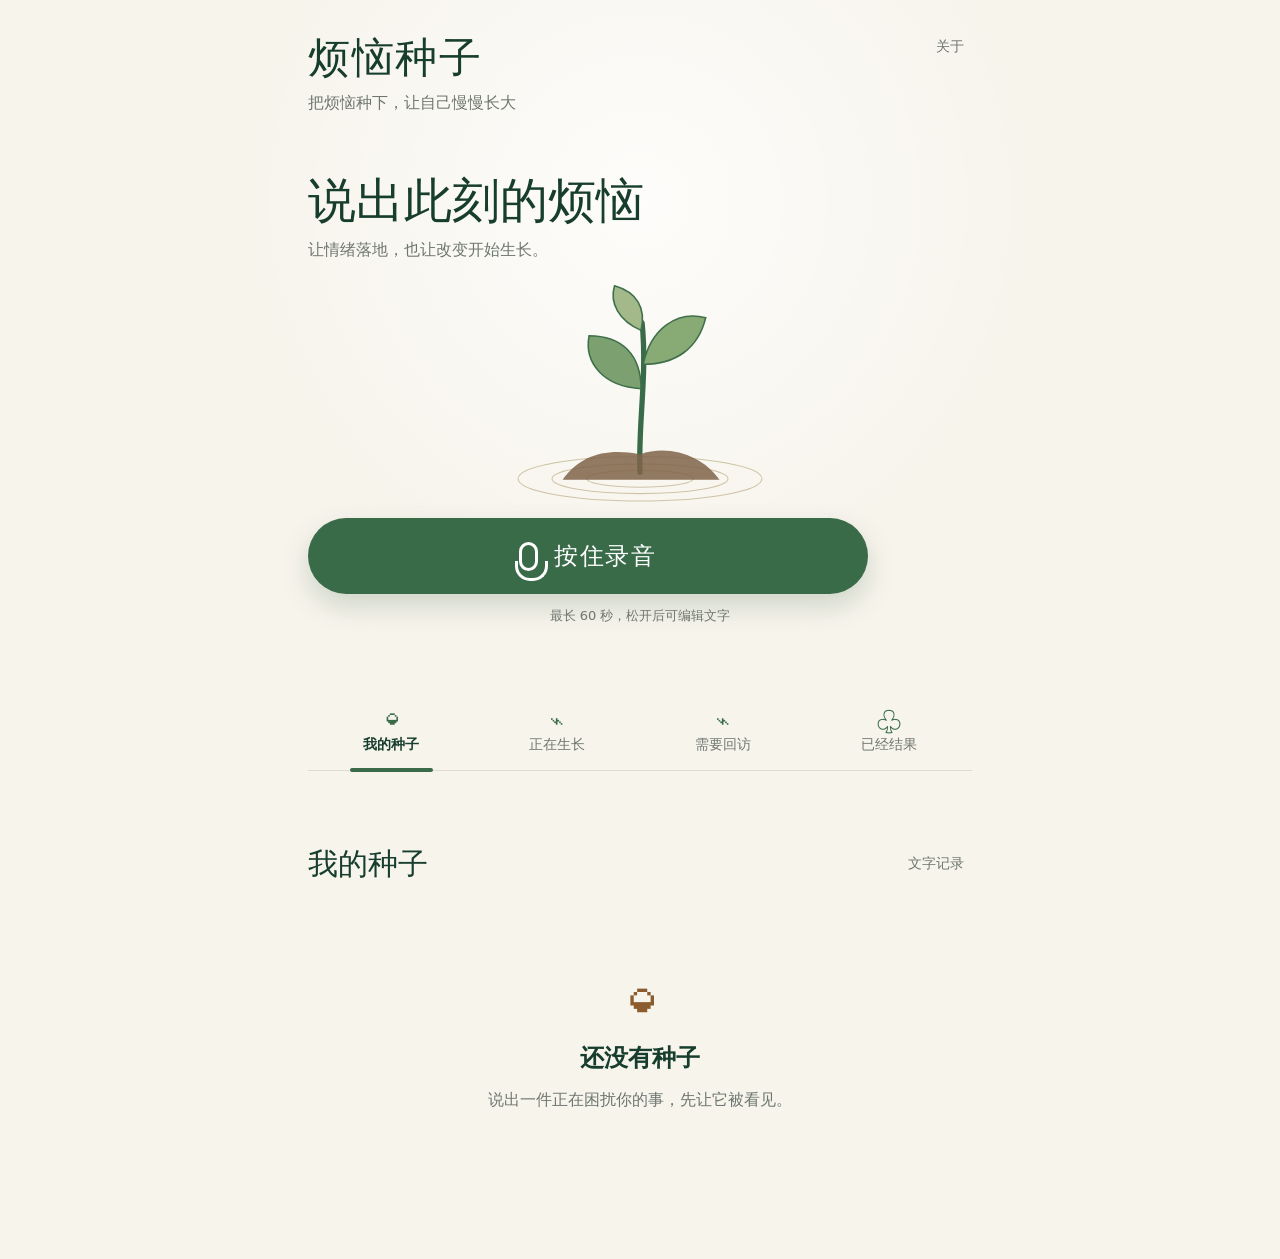
<file: index.html>
<!doctype html>
<html lang="zh-CN">
<head>
  <meta charset="utf-8">
  <meta name="viewport" content="width=device-width,initial-scale=1,viewport-fit=cover">
  <meta name="theme-color" content="#f7f4ec">
  <title>烦恼种子</title>
  <link rel="stylesheet" href="styles.css">
</head>
<body>
  <main class="app-shell">
    <header class="topbar">
      <div><h1>烦恼种子</h1><p>把烦恼种下，让自己慢慢长大</p></div>
      <a class="about-link" href="site/">关于</a>
    </header>

    <section class="hero" aria-labelledby="hero-title">
      <div class="hero-copy"><h2 id="hero-title">说出此刻的烦恼</h2><p>让情绪落地，也让改变开始生长。</p></div>
      <div class="plant-stage" aria-hidden="true">
        <svg viewBox="0 0 320 250" role="img">
          <g class="rings"><ellipse cx="160" cy="213" rx="115" ry="21"/><ellipse cx="160" cy="213" rx="83" ry="14"/><ellipse cx="160" cy="213" rx="50" ry="8"/></g>
          <path class="stem" d="M160 207 C158 162 167 116 162 66"/>
          <path class="leaf" d="M161 128 C126 126 107 104 112 78 C143 78 161 96 161 128Z"/>
          <path class="leaf leaf-right" d="M163 105 C170 72 194 54 222 61 C215 90 194 105 163 105Z"/>
          <path class="leaf leaf-small" d="M161 73 C140 64 131 47 136 31 C157 37 166 52 161 73Z"/>
          <path class="soil" d="M87 214 C104 190 129 184 160 190 C188 180 220 192 235 214Z"/>
        </svg>
      </div>
      <button id="recordButton" class="record-button" type="button"><span class="mic" aria-hidden="true"></span><span id="recordLabel">按住录音</span></button>
      <p id="recordHint" class="record-hint">最长 60 秒，松开后可编辑文字</p>
    </section>

    <nav class="status-nav" aria-label="种子状态">
      <button class="status-tab active" data-filter="all"><span class="seed-icon">◒</span>我的种子</button>
      <button class="status-tab" data-filter="growing"><span class="sprout-icon">⌁</span>正在生长</button>
      <button class="status-tab" data-filter="review"><span class="sprout-icon">⌁</span>需要回访</button>
      <button class="status-tab" data-filter="fruited"><span class="tree-icon">♧</span>已经结果</button>
    </nav>

    <section class="seed-section" aria-labelledby="seed-list-title">
      <div class="section-heading"><h2 id="seed-list-title">我的种子</h2><button id="newTextSeed" class="text-button">文字记录</button></div>
      <div id="seedList" class="seed-list"></div>
      <div id="emptyState" class="empty-state" hidden><div class="empty-seed">◒</div><h3>还没有种子</h3><p>说出一件正在困扰你的事，先让它被看见。</p></div>
    </section>
  </main>

  <dialog id="editorDialog" class="sheet">
    <form id="seedForm" method="dialog">
      <div class="sheet-head"><div><p class="step-label">种下一颗种子</p><h2>整理这份烦恼</h2></div><button id="closeEditor" class="close-button" type="button" aria-label="关闭">×</button></div>
      <label>给它一个名字<input id="seedTitle" maxlength="36" placeholder="例如：关于工作的不确定"></label>
      <label>此刻发生了什么<textarea id="seedContent" maxlength="1000" rows="5" placeholder="录音转写或补充你的想法"></textarea></label>
      <div id="audioPreview" class="audio-preview" hidden><audio id="recordedAudio" controls></audio><span id="audioDuration"></span></div>
      <fieldset><legend>烦恼程度</legend><div class="choice-row"><label><input type="radio" name="intensity" value="1">轻微</label><label><input type="radio" name="intensity" value="2" checked>持续</label><label><input type="radio" name="intensity" value="3">强烈</label></div></fieldset>
      <label>标签<select id="seedTag"><option>工作</option><option>感情</option><option>家庭</option><option>学习</option><option>人际关系</option><option>健康</option><option>其他</option></select></label>
      <label>下次回访<select id="reviewDays"><option value="1">1 天后</option><option value="7" selected>7 天后</option><option value="30">30 天后</option><option value="90">90 天后</option><option value="365">1 年后</option></select></label>
      <button class="primary-button" value="default">种下这颗种子</button>
    </form>
  </dialog>

  <dialog id="detailDialog" class="sheet">
    <div class="sheet-head"><div><p id="detailStage" class="step-label"></p><h2 id="detailTitle"></h2></div><button class="close-button" aria-label="关闭" data-close-detail>×</button></div>
    <p id="detailContent" class="detail-content"></p><div id="growthTimeline" class="timeline"></div>
    <form id="progressForm"><label>这段时间有什么变化<textarea id="progressText" rows="4" maxlength="1000" placeholder="记录行动、变化、总结，无法解决也可以继续生长"></textarea></label><div class="detail-actions"><button type="submit" class="secondary-button">继续生长</button><button type="button" id="resolveButton" class="primary-button">已经解决，结出果实</button></div></form>
  </dialog>
  <div id="toast" class="toast" role="status" aria-live="polite"></div>
  <script src="app.js"></script>
</body>
</html>
</file>
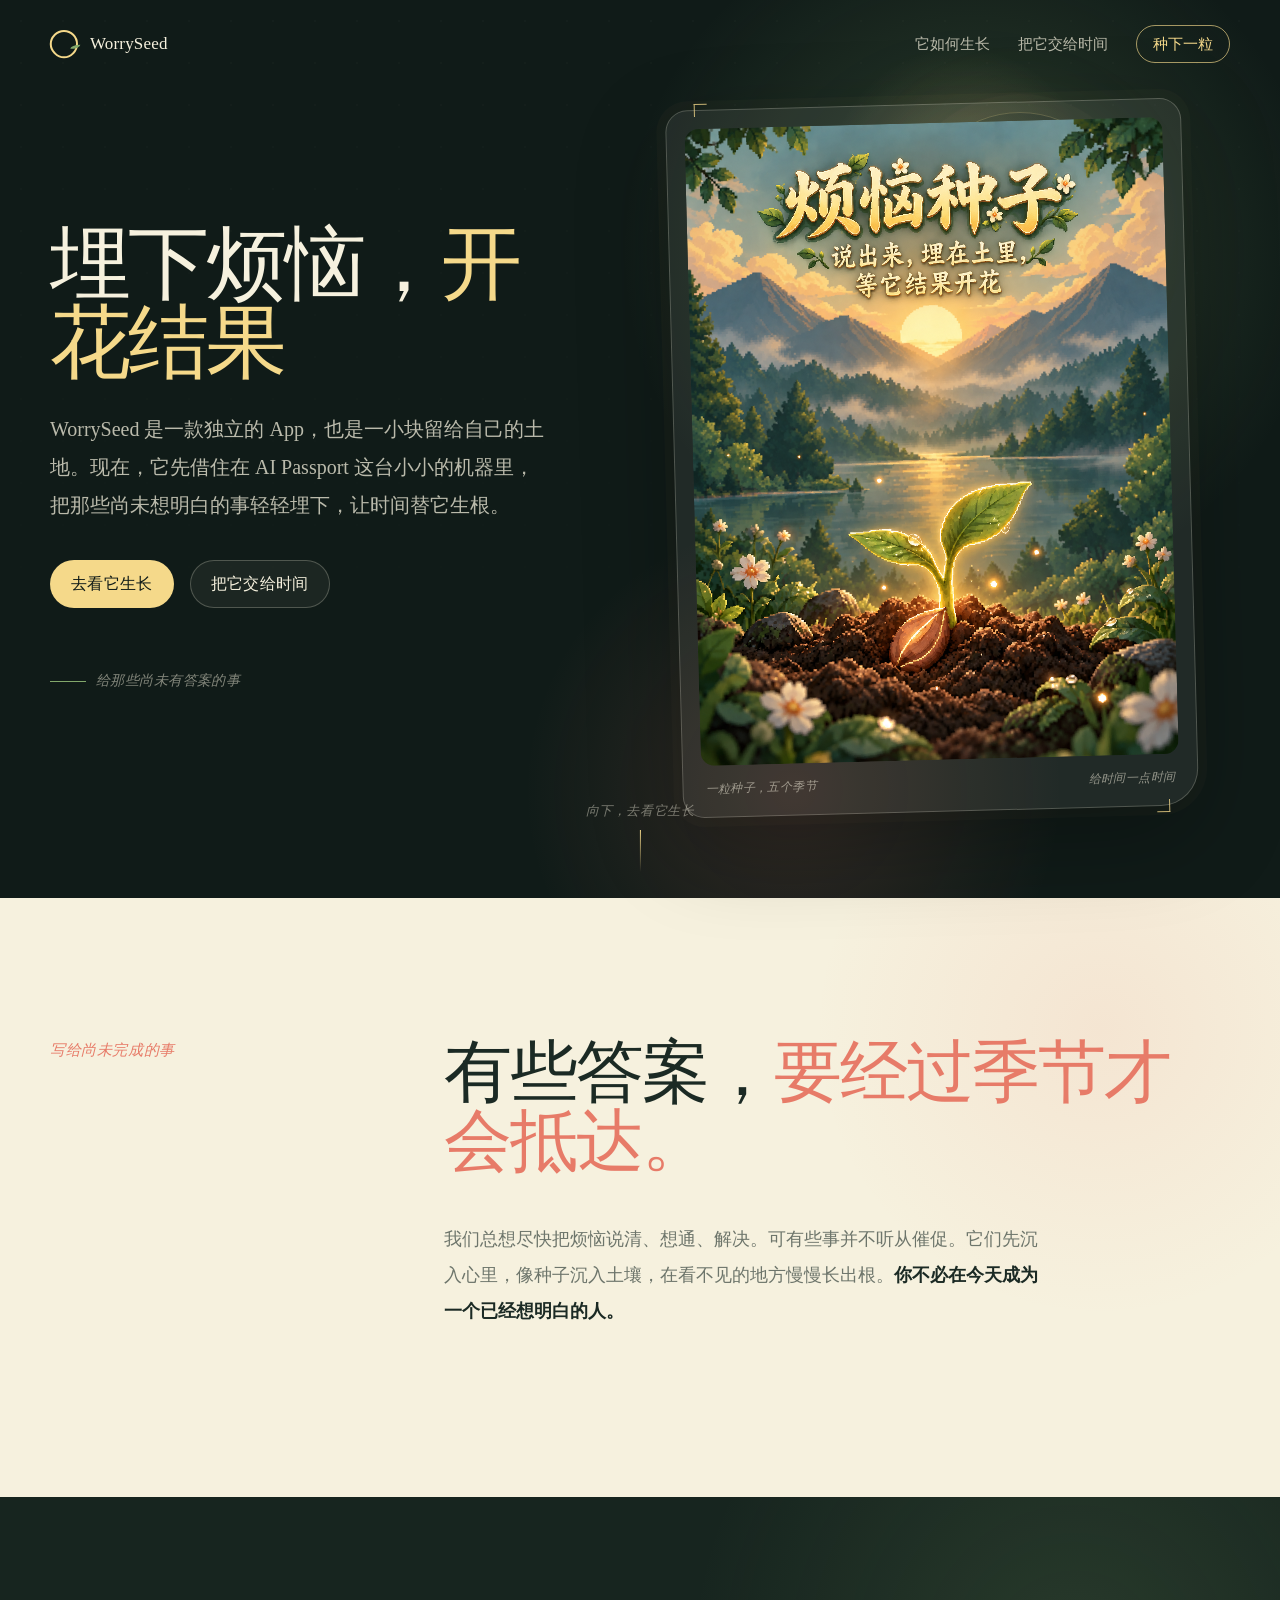
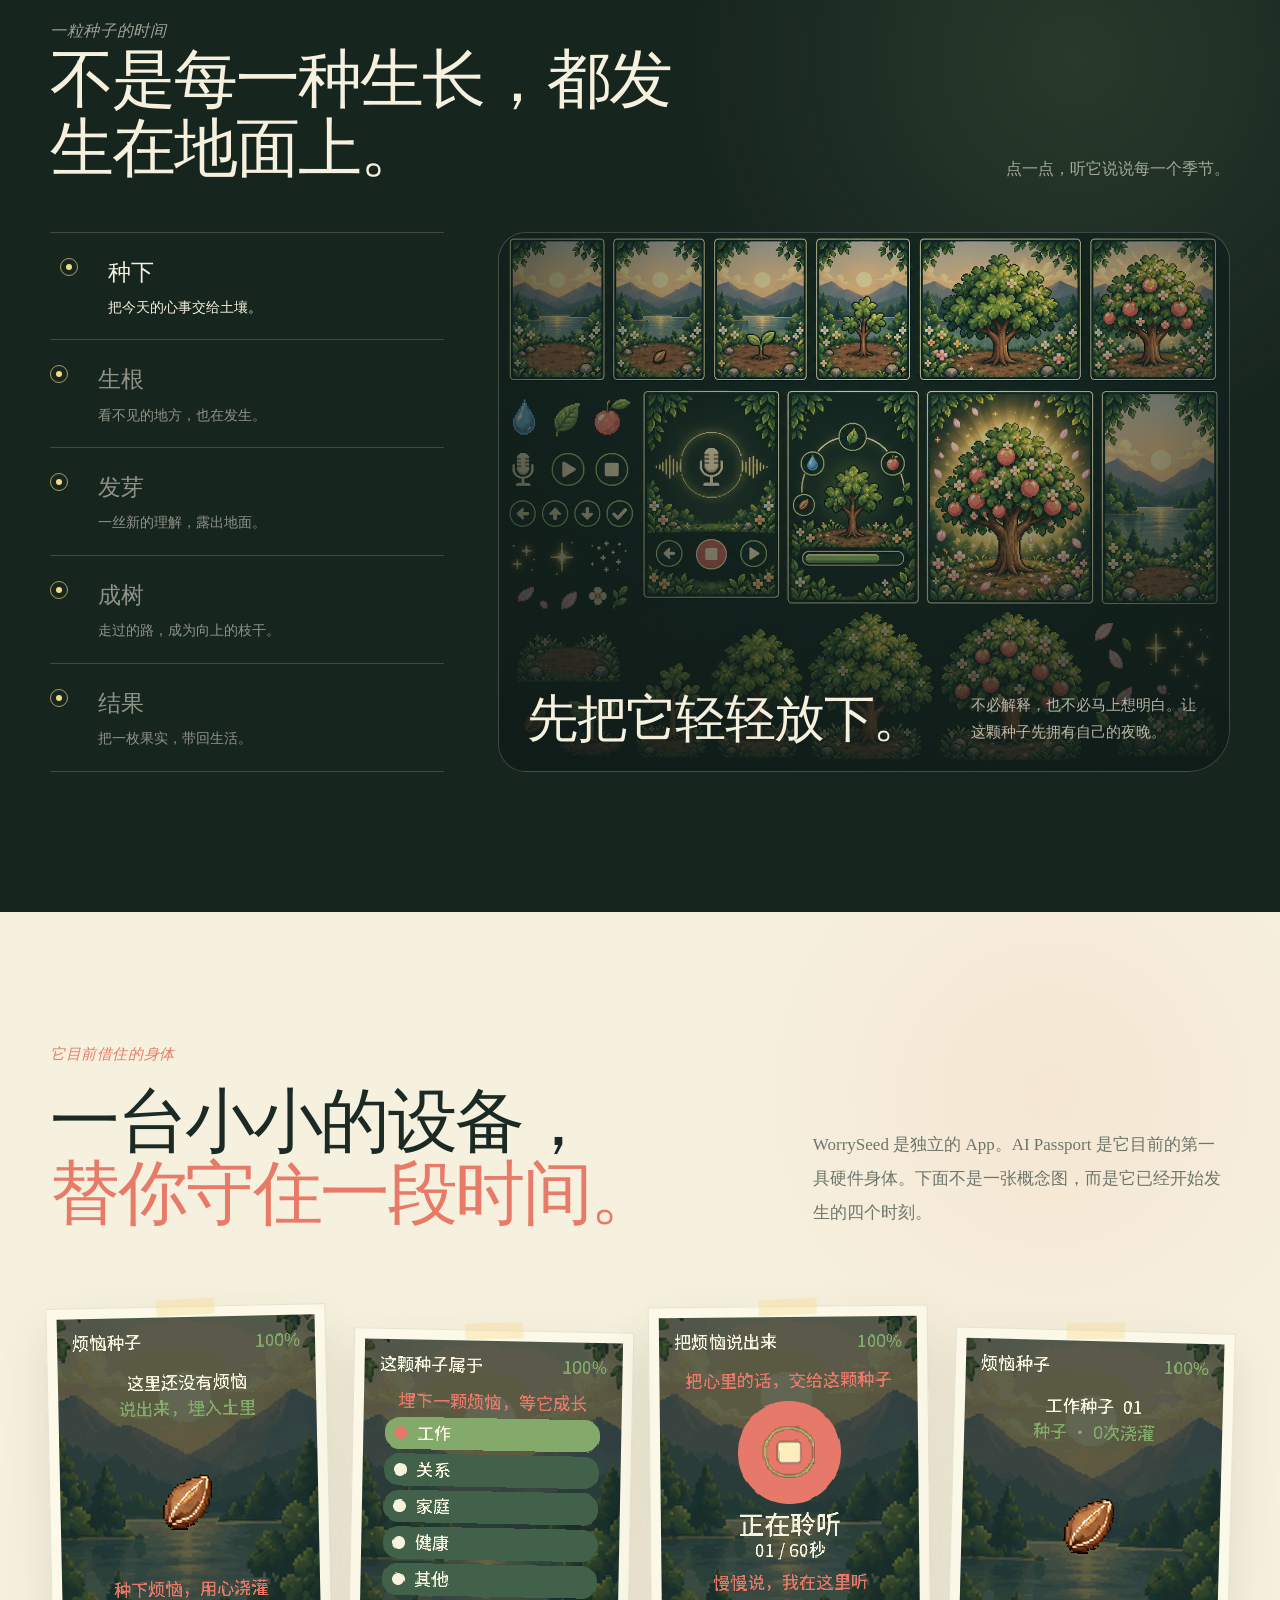
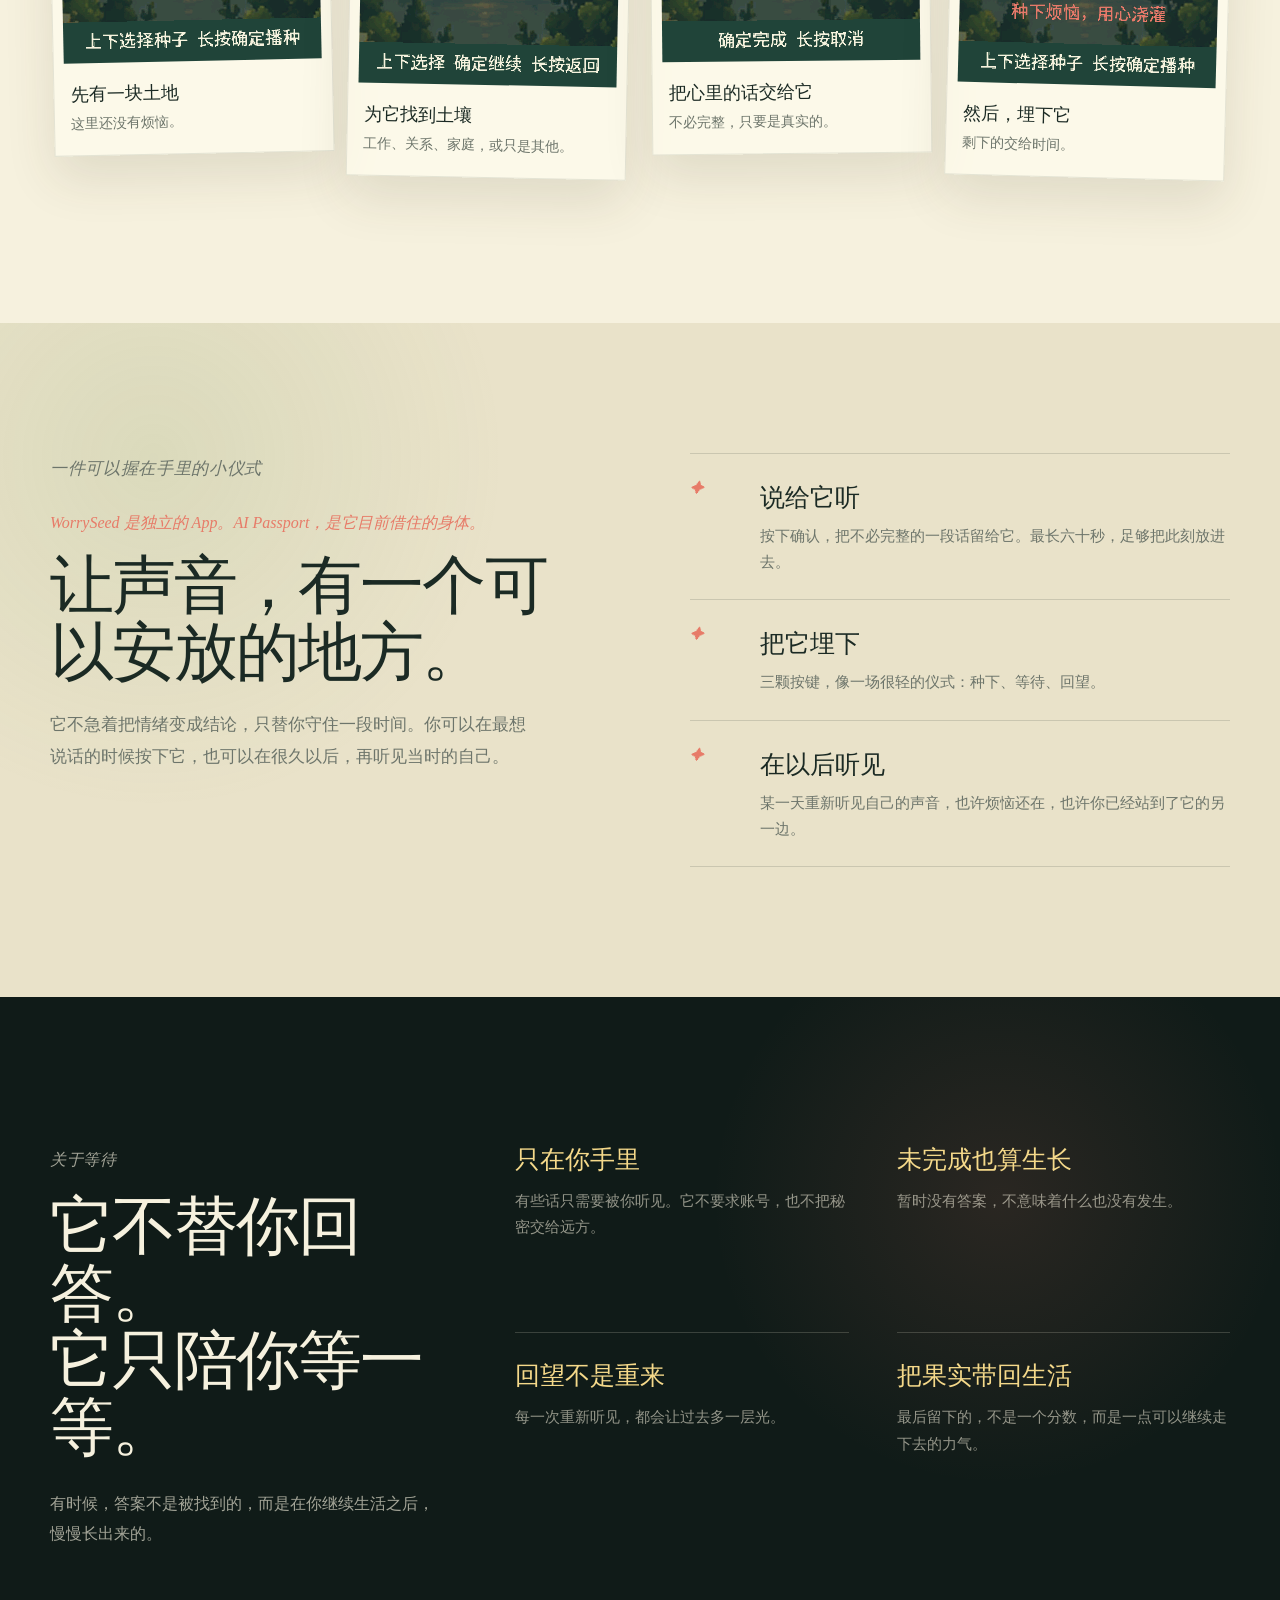
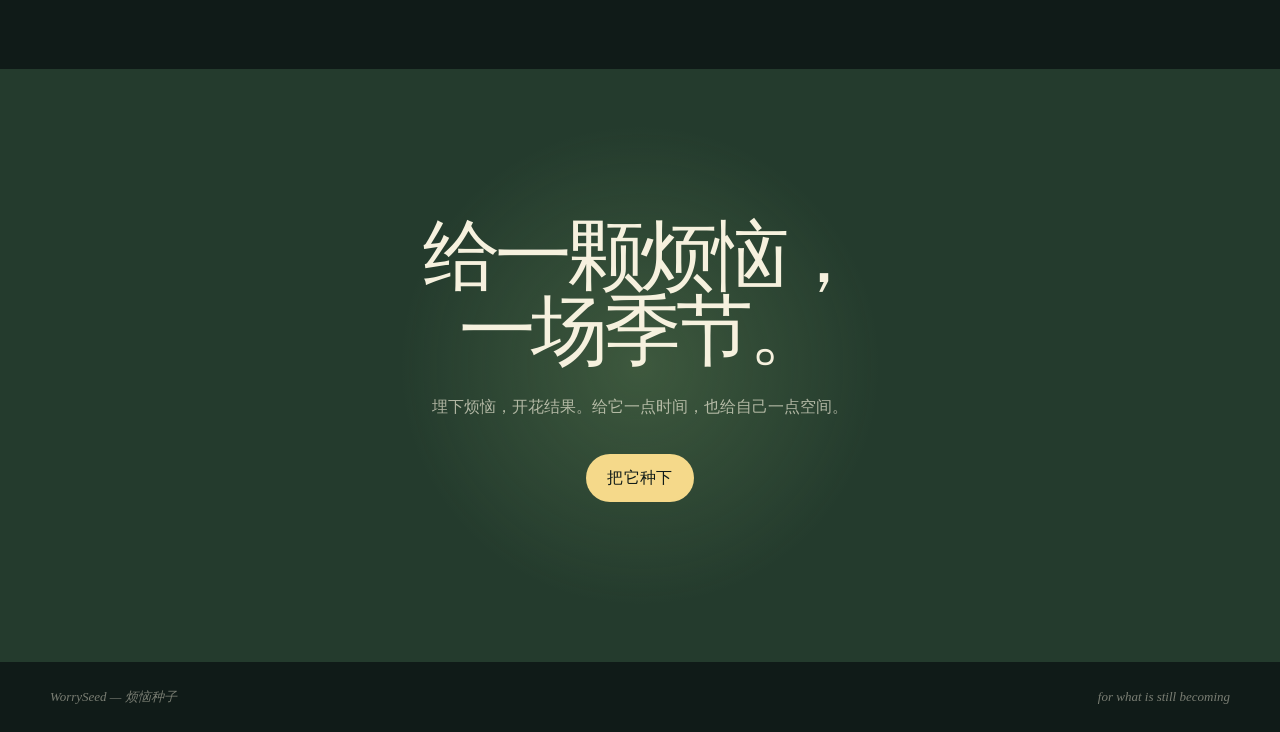
<file: site/index.html>
<!doctype html>
<html lang="zh-CN">
  <head>
    <meta charset="UTF-8" />
    <meta name="viewport" content="width=device-width, initial-scale=1.0" />
    <meta
      name="description"
      content="WorrySeed，烦恼种子。把尚未想明白的事轻轻埋下，让时间替它生根，让你在某个季节重新听见自己。"
    />
    <title>WorrySeed — 烦恼种子</title>
    <style>
      :root {
        --forest-950: #101b18;
        --forest-900: #17251f;
        --forest-800: #243b2d;
        --forest-700: #42634e;
        --leaf: #82a86b;
        --cream: #f6f1de;
        --cream-2: #e9e2c9;
        --soil: #9b7048;
        --coral: #e77b68;
        --gold: #f5d98a;
        --ink: #1b2a24;
        --muted: #6d756b;
        --line: rgba(27, 42, 36, 0.15);
        --display: "Avenir Next", "Helvetica Neue", ui-sans-serif, system-ui, sans-serif;
        --sans: Inter, "PingFang SC", "Noto Sans CJK SC", ui-sans-serif, system-ui,
          -apple-system, BlinkMacSystemFont, "Segoe UI", sans-serif;
        --serif: "Songti SC", "Noto Serif CJK SC", "STSong", Georgia, "Times New Roman", serif;
        --shadow: 0 25px 70px rgba(10, 22, 17, 0.18);
      }

      * {
        box-sizing: border-box;
      }

      html {
        scroll-behavior: smooth;
      }

      body {
        margin: 0;
        color: var(--ink);
        background:
          radial-gradient(circle at 12% 8%, rgba(245, 217, 138, 0.13), transparent 23%),
          var(--cream);
        font-family: var(--sans);
        line-height: 1.6;
      }

      a {
        color: inherit;
        text-decoration: none;
      }

      button {
        font: inherit;
      }

      .page-shell {
        overflow: hidden;
      }

      .container {
        width: min(1180px, calc(100% - 48px));
        margin: 0 auto;
      }

      .topbar {
        position: absolute;
        z-index: 4;
        top: 0;
        left: 0;
        right: 0;
        color: var(--cream);
      }

      .topbar-inner {
        display: flex;
        align-items: center;
        justify-content: space-between;
        min-height: 88px;
      }

      .brand {
        display: inline-flex;
        align-items: center;
        gap: 12px;
        font-family: var(--serif);
        font-size: 17px;
        letter-spacing: 0.01em;
      }

      .brand-mark {
        position: relative;
        display: inline-block;
        width: 28px;
        height: 28px;
        border: 2px solid var(--gold);
        border-radius: 50% 50% 48% 48%;
        transform: rotate(45deg);
      }

      .brand-mark::after {
        position: absolute;
        right: -3px;
        bottom: 16px;
        width: 10px;
        height: 4px;
        border-radius: 100% 0 100% 0;
        background: var(--leaf);
        content: "";
        transform: rotate(-45deg);
      }

      .nav-links {
        display: flex;
        align-items: center;
        gap: 28px;
        color: rgba(246, 241, 222, 0.72);
        font-family: var(--serif);
        font-size: 15px;
      }

      .nav-links a {
        transition: color 180ms ease;
      }

      .nav-links a:hover,
      .nav-links a:focus-visible {
        color: var(--gold);
      }

      .nav-cta {
        display: inline-flex;
        align-items: center;
        justify-content: center;
        min-height: 38px;
        padding: 0 16px;
        border: 1px solid rgba(245, 217, 138, 0.65);
        border-radius: 999px;
        color: var(--gold);
      }

      .hero {
        position: relative;
        min-height: 760px;
        color: var(--cream);
        background:
          radial-gradient(circle at 75% 20%, rgba(245, 217, 138, 0.2), transparent 11%),
          radial-gradient(circle at 76% 28%, rgba(130, 168, 107, 0.25), transparent 30%),
          radial-gradient(circle at 62% 88%, rgba(231, 123, 104, 0.16), transparent 24%),
          var(--forest-950);
      }

      .hero::before {
        position: absolute;
        inset: 0;
        background-image: radial-gradient(rgba(246, 241, 222, 0.18) 1px, transparent 1px);
        background-size: 42px 42px;
        content: "";
        mask-image: linear-gradient(to bottom, rgba(0, 0, 0, 0.8), transparent 82%);
        opacity: 0.14;
      }

      .hero::after {
        position: absolute;
        top: 112px;
        right: 12%;
        width: 210px;
        height: 210px;
        border: 1px solid rgba(245, 217, 138, 0.22);
        border-radius: 50%;
        box-shadow: 0 0 0 18px rgba(245, 217, 138, 0.025), 0 0 90px rgba(245, 217, 138, 0.08);
        content: "";
        pointer-events: none;
        animation: moon-breathe 9s ease-in-out infinite;
      }

      .hero-inner {
        position: relative;
        z-index: 1;
        display: grid;
        grid-template-columns: minmax(0, 0.94fr) minmax(420px, 1.06fr);
        align-items: center;
        gap: 56px;
        min-height: 760px;
        padding-top: 88px;
        padding-bottom: 70px;
      }

      .hero-copy {
        max-width: 590px;
      }

      .hero-copy h1 {
        max-width: 620px;
        margin: 0 0 28px;
        color: var(--cream);
        font-family: var(--serif);
        font-size: clamp(48px, 6.3vw, 86px);
        font-weight: 400;
        letter-spacing: -0.035em;
        line-height: 0.98;
      }

      .hero-copy h1 span {
        color: var(--gold);
      }

      .hero-lead {
        max-width: 500px;
        margin: 0;
        color: rgba(246, 241, 222, 0.74);
        font-family: var(--serif);
        font-size: 20px;
        line-height: 1.9;
      }

      .hero-actions {
        display: flex;
        flex-wrap: wrap;
        align-items: center;
        gap: 16px;
        margin-top: 36px;
      }

      .button {
        display: inline-flex;
        align-items: center;
        justify-content: center;
        min-height: 48px;
        padding: 0 20px;
        border: 1px solid transparent;
        border-radius: 999px;
        cursor: pointer;
        font-family: var(--serif);
        font-size: 16px;
        font-weight: 400;
        letter-spacing: 0.02em;
        transition: transform 180ms ease, background 180ms ease, border-color 180ms ease;
      }

      .button:hover,
      .button:focus-visible {
        transform: translateY(-2px);
      }

      .button-primary {
        color: var(--forest-950);
        background: var(--gold);
      }

      .button-primary:hover,
      .button-primary:focus-visible {
        background: #ffe8a6;
      }

      .button-ghost {
        border-color: rgba(246, 241, 222, 0.24);
        color: var(--cream);
        background: rgba(246, 241, 222, 0.05);
      }

      .button-ghost:hover,
      .button-ghost:focus-visible {
        border-color: rgba(246, 241, 222, 0.55);
        background: rgba(246, 241, 222, 0.1);
      }

      .hero-note {
        display: flex;
        align-items: center;
        gap: 10px;
        margin-top: 62px;
        color: rgba(246, 241, 222, 0.5);
        font-family: var(--serif);
        font-size: 14px;
        font-style: italic;
        letter-spacing: 0.03em;
      }

      .hero-note::before {
        width: 36px;
        height: 1px;
        background: var(--leaf);
        content: "";
      }

      .atlas-frame {
        position: relative;
        padding: 18px;
        border: 1px solid rgba(246, 241, 222, 0.22);
        border-radius: 22px 22px 38px 22px;
        background: rgba(246, 241, 222, 0.075);
        box-shadow: 0 30px 90px rgba(0, 0, 0, 0.28), 0 0 0 9px rgba(245, 217, 138, 0.025);
        transform: rotate(-1.5deg);
        animation: paper-float 8s ease-in-out infinite;
      }

      .atlas-frame::before,
      .atlas-frame::after {
        position: absolute;
        width: 12px;
        height: 12px;
        border: 1px solid var(--gold);
        content: "";
        opacity: 0.8;
      }

      .atlas-frame::before {
        top: -7px;
        left: 28px;
        border-right: 0;
        border-bottom: 0;
      }

      .atlas-frame::after {
        right: 28px;
        bottom: -7px;
        border-top: 0;
        border-left: 0;
      }

      .atlas-screen {
        display: block;
        width: 100%;
        border-radius: 17px;
        image-rendering: pixelated;
      }

      .cover-screen {
        display: block;
        width: 100%;
        border-radius: 14px;
        image-rendering: pixelated;
      }

      .atlas-caption {
        display: flex;
        justify-content: space-between;
        gap: 20px;
        padding: 14px 4px 0;
        color: rgba(246, 241, 222, 0.54);
        font-family: var(--serif);
        font-size: 12px;
        font-style: italic;
        letter-spacing: 0.03em;
      }

      .scroll-cue {
        position: absolute;
        bottom: 26px;
        left: 50%;
        z-index: 2;
        display: inline-flex;
        flex-direction: column;
        align-items: center;
        gap: 8px;
        color: rgba(246, 241, 222, 0.44);
        font-family: var(--serif);
        font-size: 13px;
        font-style: italic;
        letter-spacing: 0.04em;
        transform: translateX(-50%);
      }

      .scroll-cue::after {
        width: 1px;
        height: 42px;
        background: linear-gradient(var(--gold), transparent);
        content: "";
      }

      @keyframes paper-float {
        0%,
        100% {
          transform: rotate(-1.5deg) translateY(0);
        }
        50% {
          transform: rotate(-0.5deg) translateY(-8px);
        }
      }

      @keyframes moon-breathe {
        0%,
        100% {
          opacity: 0.55;
          transform: scale(0.98);
        }
        50% {
          opacity: 0.9;
          transform: scale(1.03);
        }
      }

      .manifesto {
        padding: 140px 0 150px;
        background:
          radial-gradient(circle at 86% 22%, rgba(231, 123, 104, 0.1), transparent 24%),
          var(--cream);
      }

      .manifesto-inner {
        display: grid;
        grid-template-columns: 0.42fr 1fr;
        gap: 64px;
        align-items: start;
      }

      .eyebrow {
        margin: 0;
        color: var(--coral);
        font-family: var(--serif);
        font-size: 15px;
        font-style: italic;
        letter-spacing: 0.04em;
      }

      .manifesto h2 {
        max-width: 840px;
        margin: 0;
        font-family: var(--serif);
        font-size: clamp(38px, 5.3vw, 72px);
        font-weight: 400;
        letter-spacing: -0.03em;
        line-height: 1.02;
      }

      .manifesto h2 em {
        color: var(--coral);
        font-style: normal;
      }

      .manifesto-bottom {
        grid-column: 2;
        max-width: 610px;
        margin-top: -20px;
        color: var(--muted);
        font-family: var(--serif);
        font-size: 18px;
        line-height: 2;
      }

      .manifesto-bottom strong {
        color: var(--ink);
      }

      .growth-section {
        padding: 120px 0 140px;
        color: var(--cream);
        background:
          radial-gradient(circle at 84% 16%, rgba(130, 168, 107, 0.16), transparent 28%),
          var(--forest-900);
      }

      .section-head {
        display: flex;
        align-items: end;
        justify-content: space-between;
        gap: 30px;
        margin-bottom: 48px;
      }

      .section-head h2 {
        max-width: 670px;
        margin: 0;
        font-family: var(--serif);
        font-size: clamp(38px, 5vw, 68px);
        font-weight: 400;
        letter-spacing: -0.03em;
        line-height: 1.08;
      }

      .section-head p {
        max-width: 300px;
        margin: 0;
        color: rgba(246, 241, 222, 0.62);
        font-family: var(--serif);
        font-size: 16px;
        line-height: 1.8;
      }

      .growth-layout {
        display: grid;
        grid-template-columns: 0.7fr 1.3fr;
        gap: 54px;
        align-items: stretch;
      }

      .growth-nav {
        display: flex;
        flex-direction: column;
        justify-content: center;
        border-top: 1px solid rgba(246, 241, 222, 0.18);
      }

      .growth-step {
        position: relative;
        display: grid;
        grid-template-columns: 34px 1fr;
        gap: 14px;
        align-items: start;
        padding: 20px 0;
        border-bottom: 1px solid rgba(246, 241, 222, 0.18);
        color: rgba(246, 241, 222, 0.54);
        text-align: left;
        background: transparent;
        border-right: 0;
        border-left: 0;
        border-top: 0;
        cursor: pointer;
        transition: color 180ms ease, padding 180ms ease;
      }

      .growth-step:hover,
      .growth-step:focus-visible,
      .growth-step.is-active {
        padding-left: 10px;
        color: var(--cream);
      }

      .growth-index {
        position: relative;
        display: block;
        width: 18px;
        height: 18px;
        margin-top: 5px;
        border: 1px solid rgba(245, 217, 138, 0.65);
        border-radius: 50%;
      }

      .growth-index::after {
        position: absolute;
        top: 5px;
        left: 5px;
        width: 6px;
        height: 6px;
        border-radius: 50%;
        background: var(--gold);
        content: "";
      }

      .growth-step strong {
        display: block;
        margin-bottom: 4px;
        font-family: var(--serif);
        font-size: 23px;
        font-weight: 400;
      }

      .growth-step span:last-child {
        display: block;
        font-family: var(--serif);
        font-size: 14px;
        line-height: 1.7;
      }

      .growth-stage {
        position: relative;
        min-height: 520px;
        padding: 28px;
        border: 1px solid rgba(246, 241, 222, 0.2);
        border-radius: 28px 28px 42px 28px;
        background:
          linear-gradient(180deg, rgba(16, 27, 24, 0.04), rgba(16, 27, 24, 0.78)),
          url("assets/worryseed-pixel-atlas.png") center / cover;
        overflow: hidden;
      }

      .growth-stage::after {
        position: absolute;
        inset: 0;
        background: radial-gradient(circle at 56% 44%, transparent 22%, rgba(16, 27, 24, 0.58) 86%);
        content: "";
        pointer-events: none;
      }

      .growth-stage-copy {
        position: absolute;
        right: 28px;
        bottom: 26px;
        left: 28px;
        z-index: 1;
        display: flex;
        align-items: end;
        justify-content: space-between;
        gap: 20px;
      }

      .growth-stage-copy h3 {
        max-width: 460px;
        margin: 0;
        font-family: var(--serif);
        font-size: clamp(32px, 4vw, 56px);
        font-weight: 400;
        letter-spacing: -0.03em;
        line-height: 1.04;
      }

      .growth-stage-copy p {
        max-width: 230px;
        margin: 0;
        color: rgba(246, 241, 222, 0.72);
        font-family: var(--serif);
        font-size: 15px;
        line-height: 1.75;
      }

      .device-section {
        padding: 130px 0 145px;
        background:
          radial-gradient(circle at 82% 18%, rgba(231, 123, 104, 0.09), transparent 26%),
          var(--cream);
      }

      .device-intro {
        display: grid;
        grid-template-columns: 1fr 0.62fr;
        gap: 90px;
        align-items: end;
      }

      .device-intro h2 {
        max-width: 720px;
        margin: 20px 0 0;
        font-family: var(--serif);
        font-size: clamp(42px, 5.5vw, 76px);
        font-weight: 400;
        letter-spacing: -0.035em;
        line-height: 1.02;
      }

      .device-intro h2 em {
        color: var(--coral);
        font-style: normal;
      }

      .device-intro > p {
        max-width: 410px;
        margin: 0;
        color: var(--muted);
        font-family: var(--serif);
        font-size: 17px;
        line-height: 2;
      }

      .device-screens {
        display: grid;
        grid-template-columns: repeat(4, 1fr);
        gap: 20px;
        align-items: start;
        margin-top: 76px;
      }

      .device-screen-card {
        position: relative;
        margin: 0;
        padding: 10px 10px 20px;
        border: 1px solid rgba(27, 42, 36, 0.1);
        background: rgba(255, 252, 237, 0.72);
        box-shadow: 0 22px 50px rgba(62, 59, 36, 0.12);
        transform: rotate(-1.2deg);
      }

      .device-screen-card:nth-child(2) {
        margin-top: 24px;
        transform: rotate(1.1deg);
      }

      .device-screen-card:nth-child(3) {
        transform: rotate(-0.6deg);
      }

      .device-screen-card:nth-child(4) {
        margin-top: 24px;
        transform: rotate(1.5deg);
      }

      .device-screen-card::before {
        position: absolute;
        top: -8px;
        left: 50%;
        width: 58px;
        height: 16px;
        background: rgba(245, 217, 138, 0.48);
        content: "";
        opacity: 0.75;
        transform: translateX(-50%) rotate(-2deg);
      }

      .device-screen-card img {
        display: block;
        width: 100%;
        height: auto;
        image-rendering: pixelated;
      }

      .device-screen-card figcaption {
        padding: 17px 6px 0;
      }

      .device-screen-card strong,
      .device-screen-card span {
        display: block;
        font-family: var(--serif);
      }

      .device-screen-card strong {
        color: var(--ink);
        font-size: 18px;
        font-weight: 400;
      }

      .device-screen-card span {
        margin-top: 4px;
        color: var(--muted);
        font-size: 14px;
        line-height: 1.6;
      }

      .hardware-section {
        padding: 130px 0;
        background:
          radial-gradient(circle at 12% 20%, rgba(130, 168, 107, 0.14), transparent 28%),
          var(--cream-2);
      }

      .hardware-grid {
        display: grid;
        grid-template-columns: 1fr 1fr;
        gap: 100px;
        align-items: start;
      }

      .hardware-copy h2 {
        max-width: 560px;
        margin: 20px 0 22px;
        font-family: var(--serif);
        font-size: clamp(40px, 5vw, 70px);
        font-weight: 400;
        letter-spacing: -0.03em;
        line-height: 1.05;
      }

      .hardware-context {
        max-width: 500px;
        margin: 24px 0 -4px !important;
        color: var(--coral) !important;
        font-family: var(--serif) !important;
        font-size: 16px !important;
        font-style: italic;
        line-height: 1.7 !important;
      }

      .hardware-copy p {
        max-width: 480px;
        margin: 0;
        color: var(--muted);
        font-family: var(--serif);
        font-size: 17px;
        line-height: 1.9;
      }

      .hardware-list {
        border-top: 1px solid var(--line);
      }

      .hardware-item {
        display: grid;
        grid-template-columns: 52px 1fr;
        gap: 18px;
        padding: 24px 0;
        border-bottom: 1px solid var(--line);
      }

      .hardware-item-index {
        color: var(--coral);
        font-family: var(--serif);
        font-size: 14px;
        font-style: italic;
      }

      .hardware-item h3 {
        margin: 0 0 5px;
        font-family: var(--serif);
        font-size: 25px;
        font-weight: 400;
      }

      .hardware-item p {
        margin: 0;
        color: var(--muted);
        font-family: var(--serif);
        font-size: 15px;
        line-height: 1.75;
      }

      .privacy-section {
        padding: 120px 0;
        color: var(--cream);
        background:
          radial-gradient(circle at 78% 30%, rgba(231, 123, 104, 0.12), transparent 26%),
          var(--forest-950);
      }

      .privacy-grid {
        display: grid;
        grid-template-columns: 0.7fr 1.3fr;
        gap: 80px;
      }

      .privacy-copy h2 {
        margin: 18px 0 0;
        font-family: var(--serif);
        font-size: clamp(40px, 5vw, 66px);
        font-weight: 400;
        letter-spacing: -0.03em;
        line-height: 1.05;
      }

      .privacy-copy p {
        max-width: 460px;
        margin: 28px 0 0;
        color: rgba(246, 241, 222, 0.64);
        font-family: var(--serif);
        font-size: 16px;
        line-height: 1.85;
      }

      .principles {
        display: grid;
        grid-template-columns: repeat(2, 1fr);
        gap: 0 48px;
      }

      .principle {
        padding: 23px 0;
        border-top: 1px solid rgba(246, 241, 222, 0.18);
      }

      .principle:nth-child(-n + 2) {
        border-top: 0;
      }

      .principle h3 {
        margin: 0 0 8px;
        color: var(--gold);
        font-family: var(--serif);
        font-size: 25px;
        font-weight: 400;
      }

      .principle p {
        margin: 0;
        color: rgba(246, 241, 222, 0.57);
        font-family: var(--serif);
        font-size: 15px;
        line-height: 1.75;
      }

      .closing {
        position: relative;
        padding: 150px 0 160px;
        text-align: center;
        background:
          radial-gradient(circle at center, rgba(130, 168, 107, 0.27), transparent 34%),
          var(--forest-800);
      }

      .closing h2 {
        max-width: 760px;
        margin: 0 auto;
        color: var(--cream);
        font-family: var(--serif);
        font-size: clamp(42px, 6vw, 82px);
        font-weight: 400;
        letter-spacing: -0.06em;
        line-height: 0.98;
      }

      .closing p {
        max-width: 470px;
        margin: 25px auto 34px;
        color: rgba(246, 241, 222, 0.66);
        font-size: 16px;
      }

      .footer {
        padding: 25px 0;
        color: rgba(246, 241, 222, 0.46);
        background: var(--forest-950);
        font-family: var(--serif);
        font-size: 13px;
        font-style: italic;
      }

      .footer-inner {
        display: flex;
        justify-content: space-between;
        gap: 20px;
      }

      .reduced-motion *,
      .reduced-motion *::before,
      .reduced-motion *::after {
        scroll-behavior: auto !important;
        transition-duration: 0.01ms !important;
        animation-duration: 0.01ms !important;
      }

      @media (max-width: 900px) {
        .hero-inner,
        .manifesto-inner,
        .growth-layout,
        .device-intro,
        .hardware-grid,
        .privacy-grid {
          grid-template-columns: 1fr;
        }

        .hero {
          min-height: auto;
        }

        .hero-inner {
          min-height: auto;
          gap: 52px;
          padding-top: 150px;
          padding-bottom: 110px;
        }

        .hero-copy {
          max-width: 680px;
        }

        .atlas-frame {
          max-width: 680px;
          margin: 0 auto;
        }

        .manifesto-bottom {
          grid-column: auto;
          margin-top: -20px;
        }

        .growth-layout {
          gap: 35px;
        }

        .device-intro {
          gap: 35px;
        }

        .device-screens {
          grid-template-columns: repeat(2, minmax(0, 1fr));
          max-width: 720px;
          margin-right: auto;
          margin-left: auto;
        }

        .growth-nav {
          display: grid;
          grid-template-columns: repeat(5, 1fr);
          gap: 8px;
          border-top: 0;
        }

        .growth-step {
          display: block;
          padding: 12px 8px;
          border: 1px solid rgba(246, 241, 222, 0.18);
          border-radius: 12px;
        }

        .growth-step:hover,
        .growth-step:focus-visible,
        .growth-step.is-active {
          padding-left: 8px;
          border-color: var(--gold);
        }

        .growth-step strong {
          margin-top: 10px;
          font-size: 18px;
        }

        .growth-step span:last-child {
          display: none;
        }

        .growth-stage {
          min-height: 480px;
        }

        .hardware-grid,
        .privacy-grid {
          gap: 52px;
        }
      }

      @media (max-width: 620px) {
        .container {
          width: min(100% - 32px, 560px);
        }

        .topbar-inner {
          min-height: 72px;
        }

        .nav-links a:not(.nav-cta) {
          display: none;
        }

        .hero-inner {
          padding-top: 126px;
          padding-bottom: 92px;
        }

        .hero-copy h1 {
          font-size: clamp(47px, 15vw, 70px);
        }

        .hero-lead {
          font-size: 16px;
        }

        .hero-note {
          margin-top: 40px;
        }

        .atlas-frame {
          padding: 8px;
          border-radius: 18px;
        }

        .atlas-caption {
          padding-right: 4px;
          padding-left: 4px;
          font-size: 8px;
        }

        .manifesto,
        .growth-section,
        .device-section,
        .hardware-section,
        .privacy-section {
          padding: 88px 0;
        }

        .manifesto-inner {
          gap: 28px;
        }

        .manifesto-bottom {
          margin-top: 0;
          font-size: 16px;
        }

        .section-head {
          display: block;
          margin-bottom: 32px;
        }

        .section-head p {
          margin-top: 20px;
        }

        .growth-nav {
          grid-template-columns: repeat(5, minmax(58px, 1fr));
          overflow-x: auto;
        }

        .growth-step {
          min-width: 58px;
        }

        .growth-stage {
          min-height: 390px;
          padding: 18px;
          border-radius: 18px;
        }

        .growth-stage-copy {
          right: 18px;
          bottom: 18px;
          left: 18px;
          display: block;
        }

        .growth-stage-copy h3 {
          font-size: 38px;
        }

        .growth-stage-copy p {
          margin-top: 12px;
        }

        .device-screens {
          display: flex;
          gap: 18px;
          margin-top: 48px;
          margin-right: -16px;
          margin-left: -16px;
          padding: 10px 16px 24px;
          overflow-x: auto;
          scroll-snap-type: x proximity;
        }

        .device-screen-card,
        .device-screen-card:nth-child(2),
        .device-screen-card:nth-child(3),
        .device-screen-card:nth-child(4) {
          flex: 0 0 188px;
          margin-top: 0;
          scroll-snap-align: start;
        }

        .principles {
          display: block;
        }

        .principle:nth-child(2) {
          border-top: 1px solid rgba(246, 241, 222, 0.18);
        }

        .closing {
          padding: 105px 0 115px;
        }

        .footer-inner {
          display: block;
        }

        .footer-inner span + span {
          display: block;
          margin-top: 8px;
        }
      }
    </style>
  </head>
  <body>
    <div class="page-shell">
      <header class="topbar">
        <div class="container topbar-inner">
          <a class="brand" href="#top" aria-label="WorrySeed 首页">
            <span class="brand-mark" aria-hidden="true"></span>
            <span>WorrySeed</span>
          </a>
          <nav class="nav-links" aria-label="主导航">
            <a href="#growth">它如何生长</a>
            <a href="#hardware">把它交给时间</a>
            <a class="nav-cta" href="#begin">种下一粒</a>
          </nav>
        </div>
      </header>

      <main id="top">
        <section class="hero">
          <div class="container hero-inner">
            <div class="hero-copy">
              <h1>埋下烦恼，<span>开花结果</span></h1>
              <p class="hero-lead">
                WorrySeed 是一款独立的 App，也是一小块留给自己的土地。现在，它先借住在 AI Passport 这台小小的机器里，把那些尚未想明白的事轻轻埋下，让时间替它生根。
              </p>
              <div class="hero-actions">
                <a class="button button-primary" href="#growth">去看它生长</a>
                <a class="button button-ghost" href="#hardware">把它交给时间</a>
              </div>
              <div class="hero-note">给那些尚未有答案的事</div>
            </div>

            <figure class="atlas-frame cover-frame" aria-label="烦恼种子像素风封面">
              <img
                class="cover-screen"
                src="assets/publisher/cover.png"
                alt="像素风烦恼种子封面：山谷湖泊前，一颗种子在土壤中发芽"
              />
              <figcaption class="atlas-caption">
                <span>一粒种子，五个季节</span>
                <span>给时间一点时间</span>
              </figcaption>
            </figure>
          </div>
          <a class="scroll-cue" href="#manifesto">向下，去看它生长</a>
        </section>

        <section class="manifesto" id="manifesto">
          <div class="container manifesto-inner">
            <p class="eyebrow">写给尚未完成的事</p>
            <h2>有些答案，<em>要经过季节才会抵达。</em></h2>
            <p class="manifesto-bottom">
              我们总想尽快把烦恼说清、想通、解决。可有些事并不听从催促。它们先沉入心里，像种子沉入土壤，在看不见的地方慢慢长出根。<strong>你不必在今天成为一个已经想明白的人。</strong>
            </p>
          </div>
        </section>

        <section class="growth-section" id="growth">
          <div class="container">
            <div class="section-head">
              <div>
                <p class="eyebrow">一粒种子的时间</p>
                <h2>不是每一种生长，都发生在地面上。</h2>
              </div>
              <p>点一点，听它说说每一个季节。</p>
            </div>

            <div class="growth-layout">
              <div class="growth-nav" role="tablist" aria-label="烦恼种子成长阶段">
                <button class="growth-step is-active" type="button" role="tab" aria-selected="true" data-stage="seed">
                  <span class="growth-index" aria-hidden="true"></span>
                  <span><strong>种下</strong><span>把今天的心事交给土壤。</span></span>
                </button>
                <button class="growth-step" type="button" role="tab" aria-selected="false" data-stage="root">
                  <span class="growth-index" aria-hidden="true"></span>
                  <span><strong>生根</strong><span>看不见的地方，也在发生。</span></span>
                </button>
                <button class="growth-step" type="button" role="tab" aria-selected="false" data-stage="sprout">
                  <span class="growth-index" aria-hidden="true"></span>
                  <span><strong>发芽</strong><span>一丝新的理解，露出地面。</span></span>
                </button>
                <button class="growth-step" type="button" role="tab" aria-selected="false" data-stage="tree">
                  <span class="growth-index" aria-hidden="true"></span>
                  <span><strong>成树</strong><span>走过的路，成为向上的枝干。</span></span>
                </button>
                <button class="growth-step" type="button" role="tab" aria-selected="false" data-stage="fruit">
                  <span class="growth-index" aria-hidden="true"></span>
                  <span><strong>结果</strong><span>把一枚果实，带回生活。</span></span>
                </button>
              </div>

              <div class="growth-stage" id="growthStage" role="tabpanel" aria-live="polite">
                <div class="growth-stage-copy">
                  <h3 id="stageTitle">先把它轻轻放下。</h3>
                  <p id="stageDescription">不必解释，也不必马上想明白。让这颗种子先拥有自己的夜晚。</p>
                </div>
              </div>
            </div>
          </div>
        </section>

        <section class="device-section" id="hardware">
          <div class="container">
            <div class="device-intro">
              <div>
                <p class="eyebrow">它目前借住的身体</p>
                <h2>一台小小的设备，<br /><em>替你守住一段时间。</em></h2>
              </div>
              <p>
                WorrySeed 是独立的 App。AI Passport 是它目前的第一具硬件身体。下面不是一张概念图，而是它已经开始发生的四个时刻。
              </p>
            </div>

            <div class="device-screens">
              <figure class="device-screen-card">
                <img src="assets/publisher/app-01-empty-garden.png" alt="WorrySeed 空花园界面" />
                <figcaption>
                  <strong>先有一块土地</strong>
                  <span>这里还没有烦恼。</span>
                </figcaption>
              </figure>
              <figure class="device-screen-card">
                <img src="assets/publisher/app-02-category.png" alt="WorrySeed 选择烦恼类别界面" />
                <figcaption>
                  <strong>为它找到土壤</strong>
                  <span>工作、关系、家庭，或只是其他。</span>
                </figcaption>
              </figure>
              <figure class="device-screen-card">
                <img src="assets/publisher/app-03-recording.png" alt="WorrySeed 倾诉录音界面" />
                <figcaption>
                  <strong>把心里的话交给它</strong>
                  <span>不必完整，只要是真实的。</span>
                </figcaption>
              </figure>
              <figure class="device-screen-card">
                <img src="assets/publisher/app-04-seed-planted.png" alt="WorrySeed 播种完成界面" />
                <figcaption>
                  <strong>然后，埋下它</strong>
                  <span>剩下的交给时间。</span>
                </figcaption>
              </figure>
            </div>
          </div>
        </section>

        <section class="hardware-section" id="ritual">
          <div class="container hardware-grid">
            <div class="hardware-copy">
              <p class="eyebrow">一件可以握在手里的小仪式</p>
              <p class="hardware-context">WorrySeed 是独立的 App。AI Passport，是它目前借住的身体。</p>
              <h2>让声音，有一个可以安放的地方。</h2>
              <p>
                它不急着把情绪变成结论，只替你守住一段时间。你可以在最想说话的时候按下它，也可以在很久以后，再听见当时的自己。
              </p>
            </div>

            <div class="hardware-list">
              <article class="hardware-item">
                <span class="hardware-item-index" aria-hidden="true">✦</span>
                <div>
                  <h3>说给它听</h3>
                  <p>按下确认，把不必完整的一段话留给它。最长六十秒，足够把此刻放进去。</p>
                </div>
              </article>
              <article class="hardware-item">
                <span class="hardware-item-index" aria-hidden="true">✦</span>
                <div>
                  <h3>把它埋下</h3>
                  <p>三颗按键，像一场很轻的仪式：种下、等待、回望。</p>
                </div>
              </article>
              <article class="hardware-item">
                <span class="hardware-item-index" aria-hidden="true">✦</span>
                <div>
                  <h3>在以后听见</h3>
                  <p>某一天重新听见自己的声音，也许烦恼还在，也许你已经站到了它的另一边。</p>
                </div>
              </article>
            </div>
          </div>
        </section>

        <section class="privacy-section">
          <div class="container privacy-grid">
            <div class="privacy-copy">
              <p class="eyebrow">关于等待</p>
              <h2>它不替你回答。<br />它只陪你等一等。</h2>
              <p>有时候，答案不是被找到的，而是在你继续生活之后，慢慢长出来的。</p>
            </div>

            <div class="principles">
              <article class="principle">
                <h3>只在你手里</h3>
                <p>有些话只需要被你听见。它不要求账号，也不把秘密交给远方。</p>
              </article>
              <article class="principle">
                <h3>未完成也算生长</h3>
                <p>暂时没有答案，不意味着什么也没有发生。</p>
              </article>
              <article class="principle">
                <h3>回望不是重来</h3>
                <p>每一次重新听见，都会让过去多一层光。</p>
              </article>
              <article class="principle">
                <h3>把果实带回生活</h3>
                <p>最后留下的，不是一个分数，而是一点可以继续走下去的力气。</p>
              </article>
            </div>
          </div>
        </section>

        <section class="closing" id="begin">
          <div class="container">
            <h2>给一颗烦恼，<br />一场季节。</h2>
            <p>埋下烦恼，开花结果。给它一点时间，也给自己一点空间。</p>
            <button class="button button-primary" id="beginButton" type="button">把它种下</button>
          </div>
        </section>
      </main>

      <footer class="footer">
        <div class="container footer-inner">
          <span>WorrySeed — 烦恼种子</span>
          <span>for what is still becoming</span>
        </div>
      </footer>
    </div>

    <script>
      const stageContent = {
        seed: {
          title: "先把它轻轻放下。",
          description: "不必解释，也不必马上想明白。让这颗种子先拥有自己的夜晚。"
        },
        root: {
          title: "地下并不等于停滞。",
          description: "沉默的日子也在发生。时间、回听和一次次尝试，会让根系继续向下。"
        },
        sprout: {
          title: "答案先以一丝光出现。",
          description: "也许只是想清楚了一点，也许只是今天终于做了一个小动作。"
        },
        tree: {
          title: "你走过的路，会留下年轮。",
          description: "每一次记录都不是修改过去，而是在同一颗种子上增加一圈年轮。"
        },
        fruit: {
          title: "它没有消失，只换了形状。",
          description: "果实不是分数，而是一点以后遇到类似问题时，仍然可以带走的光。"
        }
      };

      const stageButtons = [...document.querySelectorAll(".growth-step")];
      const stageTitle = document.querySelector("#stageTitle");
      const stageDescription = document.querySelector("#stageDescription");
      const stagePanel = document.querySelector("#growthStage");

      function activateStage(button) {
        const stage = button.dataset.stage;
        const content = stageContent[stage];
        stageButtons.forEach((item) => {
          const active = item === button;
          item.classList.toggle("is-active", active);
          item.setAttribute("aria-selected", String(active));
        });
        stageTitle.textContent = content.title;
        stageDescription.textContent = content.description;
        stagePanel.dataset.stage = stage;
      }

      stageButtons.forEach((button) => {
        button.addEventListener("click", () => activateStage(button));
      });

      document.querySelector("#beginButton").addEventListener("click", () => {
        const rootButton = document.querySelector('[data-stage="root"]');
        activateStage(rootButton);
        document.querySelector("#growth").scrollIntoView({ behavior: "smooth" });
      });

      if (window.matchMedia("(prefers-reduced-motion: reduce)").matches) {
        document.documentElement.classList.add("reduced-motion");
      }
    </script>
  </body>
</html>
</file>
<file: styles.css>
:root{--paper:#f7f4ec;--paper-2:#fffdf8;--ink:#173d2d;--muted:#6e776f;--green:#396b49;--green-soft:#dfe9dc;--earth:#8b5d2e;--line:#dedbd1;--shadow:0 12px 38px rgba(37,55,42,.08);font-family:"Songti SC","STSong","Noto Serif SC",serif;color:var(--ink);background:var(--paper)}*{box-sizing:border-box}body{margin:0;background:radial-gradient(circle at 50% 16%,rgba(255,255,255,.78),transparent 32%),var(--paper);min-height:100vh}.app-shell{width:min(100%,760px);margin:auto;padding:30px clamp(20px,6vw,48px) 72px}.topbar,.section-heading,.sheet-head{display:flex;justify-content:space-between;align-items:flex-start}.topbar h1{font-size:clamp(28px,7vw,42px);font-weight:500;letter-spacing:.04em;margin:0}.topbar p,.hero-copy p{color:var(--muted);margin:7px 0 0;font-family:system-ui,sans-serif}.about-link,.text-button{color:var(--muted);text-decoration:none;background:none;border:0;font:14px system-ui;cursor:pointer;padding:8px}.hero{text-align:center;padding:55px 0 25px}.hero-copy{text-align:left}.hero h2{font-size:clamp(30px,8vw,48px);font-weight:500;margin:0}.plant-stage{height:265px;margin:-8px auto 0;max-width:410px}.plant-stage svg{width:100%;height:100%;overflow:visible}.rings ellipse{fill:none;stroke:#cfc3a7;stroke-width:1}.stem{fill:none;stroke:var(--green);stroke-width:5;stroke-linecap:round}.leaf{fill:#7ca06f;stroke:#3f704b;stroke-width:1.5;transform-origin:160px 120px;animation:breathe 4s ease-in-out infinite}.leaf-right{fill:#88aa75;animation-delay:-1s}.leaf-small{fill:#a3b98a;animation-delay:-2s}.soil{fill:#81654b;opacity:.86}.record-button{border:0;background:var(--green);color:white;border-radius:999px;min-height:76px;width:min(100%,560px);font:500 24px system-ui;letter-spacing:.08em;box-shadow:0 12px 28px rgba(43,91,58,.2);display:flex;gap:16px;align-items:center;justify-content:center;cursor:pointer;transition:.2s}.record-button:active,.record-button.recording{transform:scale(.985);background:#98533d}.mic{width:19px;height:29px;border:3px solid currentColor;border-radius:12px;position:relative}.mic:after{content:"";position:absolute;width:27px;height:17px;border:3px solid currentColor;border-top:0;border-radius:0 0 15px 15px;left:-7px;top:16px}.record-hint{font:13px system-ui;color:var(--muted)}.status-nav{display:grid;grid-template-columns:repeat(4,1fr);border-bottom:1px solid var(--line);margin:30px 0 48px}.status-tab{background:none;border:0;padding:12px 4px 16px;color:var(--muted);font:14px system-ui;cursor:pointer;position:relative}.status-tab span{display:block;font:26px serif;color:var(--green);height:31px}.status-tab.active{color:var(--ink);font-weight:600}.status-tab.active:after{content:"";position:absolute;height:4px;border-radius:2px;background:var(--green);left:25%;right:25%;bottom:-2px}.section-heading{align-items:center}.section-heading h2{font-size:30px;font-weight:500}.seed-list{display:grid;gap:14px}.seed-card{display:grid;grid-template-columns:86px 1fr auto;gap:18px;align-items:center;background:rgba(255,253,248,.72);border:1px solid rgba(196,192,180,.48);border-radius:18px;padding:16px;box-shadow:var(--shadow);cursor:pointer}.stage-art{width:86px;height:86px;background:linear-gradient(145deg,#f2efe5,#fff);border-radius:13px;display:grid;place-items:center;color:var(--green);font-size:45px}.seed-card h3{margin:0 0 8px;font-size:20px;font-weight:500}.seed-card p{font:14px/1.55 system-ui;color:var(--muted);margin:0}.card-stage{font:13px system-ui;color:var(--green);margin-top:8px}.review-date{font:12px/1.5 system-ui;color:var(--muted);border-left:1px solid var(--line);padding-left:15px;min-width:78px}.empty-state{text-align:center;padding:60px 20px;color:var(--muted)}.empty-state h3{color:var(--ink);font-size:24px;margin:10px}.empty-seed{font-size:54px;color:var(--earth)}.sheet{width:min(calc(100% - 24px),620px);border:0;border-radius:24px;background:var(--paper-2);color:var(--ink);padding:28px;box-shadow:0 24px 80px rgba(20,38,26,.25)}.sheet::backdrop{background:rgba(23,45,31,.3);backdrop-filter:blur(4px)}.sheet h2{margin:3px 0 20px;font-size:28px}.step-label{font:13px system-ui;color:var(--green);margin:0}.close-button{border:0;background:none;font:28px system-ui;color:var(--muted);cursor:pointer}.sheet label{display:block;font:14px system-ui;color:var(--muted);margin:15px 0}.sheet input,.sheet textarea,.sheet select{display:block;width:100%;margin-top:7px;border:1px solid var(--line);border-radius:12px;padding:13px 14px;background:white;color:#25342b;font:16px/1.5 system-ui}.sheet textarea{resize:vertical}.sheet fieldset{border:0;padding:0;margin:16px 0}.sheet legend{font:14px system-ui;color:var(--muted)}.choice-row{display:flex;gap:8px}.choice-row label{flex:1;border:1px solid var(--line);border-radius:12px;padding:10px;text-align:center}.choice-row input{width:auto;display:inline;margin:0 5px 0 0}.primary-button,.secondary-button{border:0;border-radius:14px;padding:15px 20px;font:600 15px system-ui;cursor:pointer}.primary-button{background:var(--green);color:white;width:100%}.secondary-button{background:var(--green-soft);color:var(--ink)}.audio-preview{background:var(--green-soft);border-radius:12px;padding:12px}.audio-preview audio{width:100%}.detail-content{font:16px/1.8 system-ui;color:#36453c}.timeline{border-left:1px solid #b8c8b5;padding-left:18px;margin:25px 0}.timeline-item{margin:0 0 18px}.timeline-item time{font:12px system-ui;color:var(--muted)}.timeline-item p{font:14px/1.6 system-ui;margin:4px 0}.detail-actions{display:grid;gap:10px}.toast{position:fixed;left:50%;bottom:28px;transform:translate(-50%,20px);background:#173d2d;color:white;border-radius:10px;padding:11px 18px;font:14px system-ui;opacity:0;pointer-events:none;transition:.25s}.toast.show{opacity:1;transform:translate(-50%,0)}@keyframes breathe{50%{transform:rotate(2deg) scale(1.015)}}@media(max-width:560px){.app-shell{padding-top:22px}.hero{padding-top:40px}.plant-stage{height:235px}.status-tab{font-size:12px}.seed-card{grid-template-columns:68px 1fr}.stage-art{width:68px;height:68px}.review-date{grid-column:2;border:0;padding:0}.sheet{padding:22px}.choice-row{flex-wrap:wrap}}@media(prefers-reduced-motion:reduce){*{animation:none!important;transition:none!important}}
</file>
